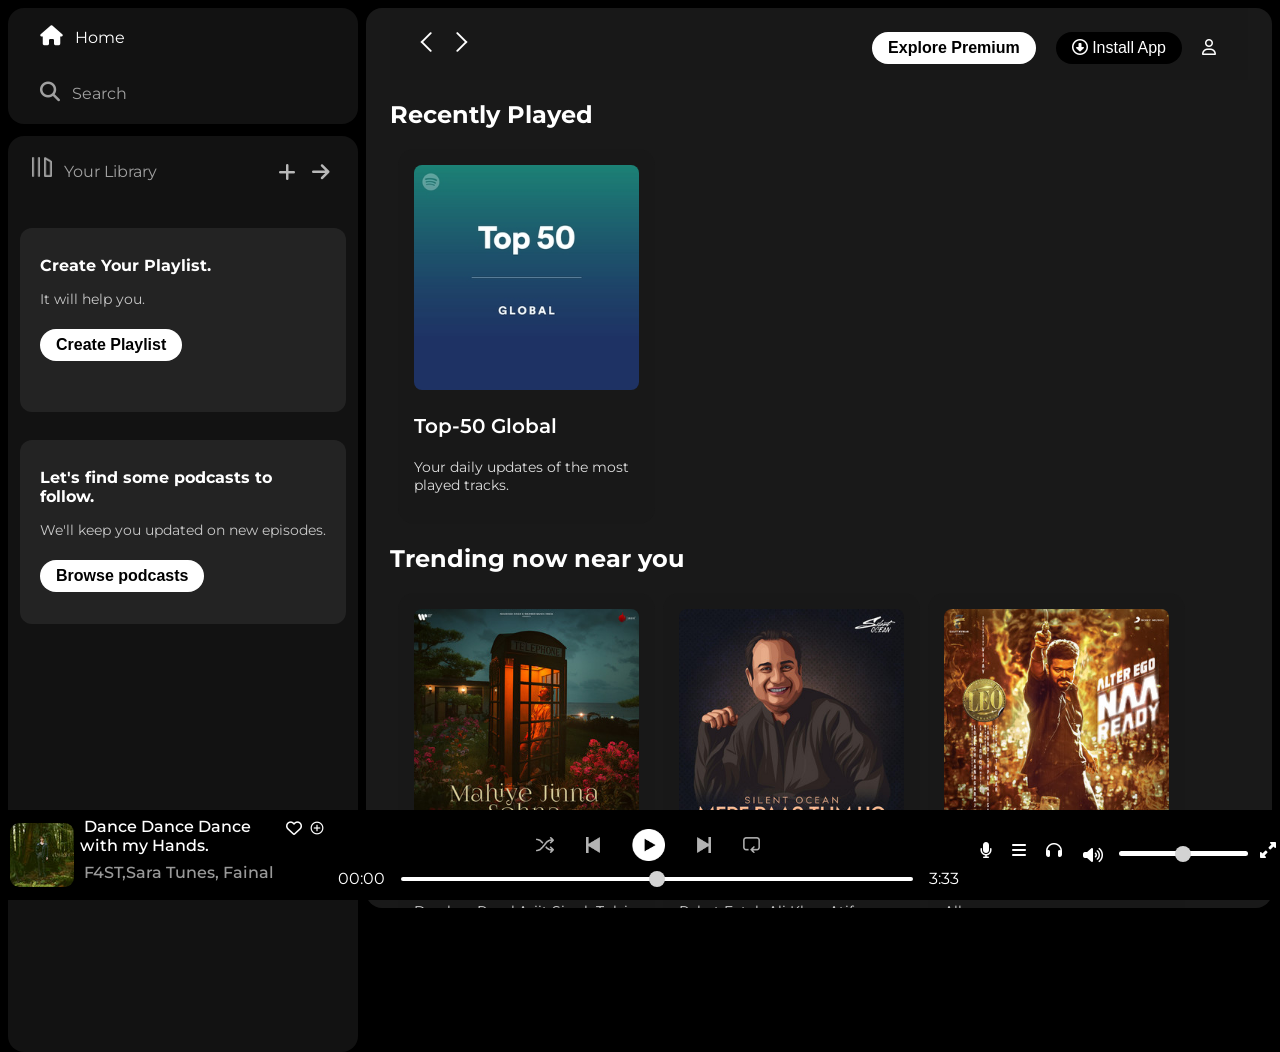
<file: index.html>
<!doctype html>
<html lang="en">

<head>
    <meta charset="UTF-8">
    <meta name="viewport"
          content="width=device-width, user-scalable=no, initial-scale=1.0, maximum-scale=1.0, minimum-scale=1.0">
    <meta http-equiv="X-UA-Compatible" content="ie=edge">
    <link rel="stylesheet" href="https://cdnjs.cloudflare.com/ajax/libs/font-awesome/6.7.1/css/all.min.css"
          integrity="sha512-5Hs3dF2AEPkpNAR7UiOHba+lRSJNeM2ECkwxUIxC1Q/FLycGTbNapWXB4tP889k5T5Ju8fs4b1P5z/iB4nMfSQ=="
          crossorigin="anonymous" referrerpolicy="no-referrer" />
    <link rel="icon" href="./utilities/logo.png">
    <link rel="preconnect" href="https://fonts.googleapis.com">
    <link rel="preconnect" href="https://fonts.gstatic.com" crossorigin>
    <link href="https://fonts.googleapis.com/css2?family=Montserrat:ital,wght@0,100..900;1,100..900&display=swap"
          rel="stylesheet">
    <link rel="stylesheet"
          href="https://fonts.googleapis.com/css2?family=Material+Symbols+Outlined:opsz,wght,FILL,GRAD@20..48,100..700,0..1,-50..200&icon_names=add_circle" />
    <title>Spotify - Web Player Music</title>
    <link rel="stylesheet" href="style.css">
</head>

<body>
<div class="main">
    <!-- Side-Navigation Bar -->
    <div class="sidebar">
        <div class="nav">
            <div class="nav-option" style="opacity: 1">
                <i class="fa-solid fa-house"></i>
                <a href="#">Home</a>
            </div>
            <div class="nav-option">
                <i class="fa-solid fa-magnifying-glass"></i>
                <a href="#">Search</a>
            </div>
        </div>
        <div class="library">
            <div class="options">
                <div class="lib-options nav-option">
                    <img src="./utilities/library_icon.png" alt="#">
                    <a href="#">Your Library</a>
                </div>
                <div class="icon">
                    <i class="fa-solid fa-plus"></i>
                    <i class="fa-solid fa-arrow-right"></i>
                </div>
            </div>
            <div class="lib-boxes">
                <div class="boxes">
                    <p class="box-p1">Create Your Playlist.</p>
                    <p class="box-p2">It will help you.</p>
                    <button class="badge">Create Playlist</button>
                </div>
                <div class="boxes">
                    <p class="box-p1">Let's find some podcasts to follow.</p>
                    <p class="box-p2">We'll keep you updated on new episodes.</p>
                    <button class="badge">Browse podcasts</button>
                </div>
            </div>
        </div>
    </div>
    <!-- Main Content -->
    <div class="main-content">
        <!-- Main Content Navigation Bar -->
        <div class="sticky-nav">
            <div class="nav-directions">
                <img src="./utilities/backward_icon.png" alt="#">
                <img src="./utilities/forward_icon.png" alt="#" class="forward">
            </div>
            <div class=".nav-profile">
                <button class="badge nav-profile-items premium">Explore Premium</button>
                <button class="badge nav-profile-items-download"
                        style="background-color: black; color: white; font-weight: normal;">
                    <i class="fa-regular fa-circle-down"></i>
                    Install App
                </button>
                <i class="fa-regular fa-user nav-profile-items"></i>
            </div>
        </div>

        <!-- Main Content Albums -->
        <h2>Recently Played</h2>
        <div class="cards-container">
            <div class="card">
                <img src="./utilities/card1img.jpeg" class="card-image" alt="#">
                <p class="card-tittle">Top-50 Global</p>
                <p class="card-info">Your daily updates of the most played tracks.</p>
            </div>
        </div>

        <h2>Trending now near you</h2>
        <div class="cards-container">
            <div class="card">
                <img src="./utilities/card2img.jpeg" class="card-image" alt="#">
                <p class="card-tittle">Lovers Week</p>
                <p class="card-info">Darshan Raval,Arjit Singh,Tulsi Kumar and more.</p>
            </div>
            <div class="card">
                <img src="./utilities/card3img.jpeg" class="card-image" alt="#">
                <p class="card-tittle">Top Melodies</p>
                <p class="card-info">Rahat Fateh Ali Khan,Atif Aslam,Sonu Nigam and more. </p>
            </div>
            <div class="card">
                <img src="./utilities/card4img.jpeg" class="card-image" alt="#">
                <p class="card-tittle">Top of South</p>
                <p class="card-info">Album</p>
            </div>
        </div>
        <h2>Featured Songs</h2>
        <div class="cards-container">
            <div class="card">
                <img src="./utilities/card5img.jpeg" class="card-image" alt="#">
                <p class="card-tittle">Top Songs-Global</p>
                <p class="card-info">Top 100 trending in Global</p>
            </div>
            <div class="card">
                <img src="./utilities/card6img.jpeg" class="card-image" alt="#">
                <p class="card-tittle">Top Songs-India</p>
                <p class="card-info">Top 100 trending India</p>
            </div>
            <div class="card">
                <img src="./utilities/card1img.jpeg" class="card-image" alt="#">
                <p class="card-tittle">Top-50 Global</p>
                <p class="card-info">Your daily updates of the most played tracks.</p>
            </div>
        </div>
        <h2>Albums</h2>
        <div class="cards-container">
            <div class="card">
                <img src="./utilities/OIP.jpeg" class="card-image" alt="#">
                <p class="card-tittle">Your Favourite</p>
                <p class="card-info">The songs you like more.</p>
            </div>
        </div>
        <div class="footer">
            <div class="line"></div>
        </div>
    </div>

    <!-- Music Player -->
    <div class="music-player">
        <!-- Music-player playing-album -->
        <div class="album">
                <span class="album-img">
                    <img src="./utilities/album_picture.jpeg" alt="#">
                </span>
            <span class="album-info">
                    <span class="album-song-name">
                        <a href="#">Dance Dance Dance with my Hands.</a>
                    </span>
                    <span class="album-artist">
                        <a href="#">F4ST,Sara Tunes, Fainal</a>
                    </span>
                </span>
            <div class="album-icons">
                <i class="fa-regular fa-heart heart-add"></i>
                <span class="material-symbols-outlined heart-add">add_circle</span>
            </div>
        </div>

        <!-- Music-Player Player -->
        <div class="player">
            <div class="player-control">
                <img src="./utilities/player_icon1.png" class="player-control-icon" alt="#">
                <img src="./utilities/player_icon2.png" class="player-control-icon" alt="#">
                <img src="./utilities/player_icon3.png" class="player-control-icon play-pause" alt="#">
                <img src="./utilities/player_icon4.png" class="player-control-icon" alt="#">
                <img src="./utilities/player_icon5.png" class="player-control-icon" alt="#">
            </div>
            <div class="playback-bar">
                <span class="current-time">00:00</span>
                <label for="progress-bar"></label>
                <input type="range" min="0" max="100" step="1" class="progress-bar" id="progress-bar">
                <span class="total-time">3:33</span>
            </div>
        </div>

        <!-- Music-player player-controls -->
        <div class="controls">
            <div class="left-controls">
                <i class="fa-solid fa-microphone"></i>
                <i class="fa-solid fa-bars"></i>
                <i class="fa-solid fa-headphones"></i>
            </div>
            <div class="volume-control">
                <i class="fa-solid fa-volume-high"></i>
                <label for="volume-control"></label>
                <input type="range" min="0" max="100" step="1" class="volume-bar" id="volume-control">
            </div>
            <div class="right-controls">
                <i class="fa-solid fa-up-right-and-down-left-from-center"></i>
            </div>
        </div>
    </div>
</div>
</body>
</html>
</file>
<file: style.css>
/* Main Page */

body {
    font-family: "Montserrat", sans-serif;
    margin: 0;
    padding: 0;
    background-color: black;
    color: white;
    overflow: hidden;
    box-sizing: border-box;
}

.main {
    display: flex;
    height: 100vh;
    padding: 0.5rem;
}

.sidebar {
    background-color: black;
    width: 350px;
    border-radius: 1rem;
    margin-right: 0.5rem;
}

a {
    text-decoration: none;
    color: white;
}

.main-content {
    background-color: #191919;
    flex: 1;
    border-radius: 1rem;
    overflow: auto;
    padding: 0 1.5rem 0 1.5rem
}

.music-player {
    background-color: black;
    height: 90px;
    width: 100vw;
    position: fixed;
    bottom: 0;
}

/* Side-Navigation Bar */

.nav {
    background-color: #121212;
    border-radius: 1rem;
    display: flex;
    flex-direction: column;
    justify-content: center;
    height: 100px;
    padding: 0.5rem 0.75rem;
}

.nav-option {
    line-height: 2.5rem;
    opacity: 0.6;
    padding: 0.5rem 0.75rem;
}

.nav-option i {
    font-size: 1.25rem;
    padding: 0.5rem;
}

.nav-option a {
    font-size: 1rem;
}

.nav-option:hover {
    opacity: 1;
}

.library {
    background-color: #121212;
    border-radius: 1rem;
    height: 100%;
    margin-top: 0.75rem;
    padding: 0.5rem 0.75rem;
}

.options {
    display: flex;
    justify-content: space-between;
    align-items: center;
}

.lib-options img {
    height: 1.25rem;
    width: 1.25rem;
    padding-right: 0.5rem;
}

.icon {
    font-size: 1.25rem;
    display: flex;
}

.icon i {
    opacity: 0.7;
    margin-right: 1rem;
}

.icon i:hover {
    opacity: 1;
}

.boxes {
    height: 10rem;
    background-color: #232323;
    border-radius: 0.75rem;
    margin: 1.75rem 0;
    padding: 0.75rem 1.25rem;
}

.box-p1 {
    font-size: 1rem;
    font-weight: 700;

}

.box-p2 {
    font-size: 0.85rem;
    opacity: 0.75;
}

.badge {
    height: 2rem;
    width: fit-content;
    background-color: white;
    border: none;
    border-radius: 100px;
    padding: 0.25rem 1rem;
    font-size: 1rem;
    font-weight: 700;
    margin-top: 0.5rem;
}

/* Main Content Navigation Bar */

.sticky-nav {
    position: sticky;
    top: 0;
    background-color: #181818;
    display: flex;
    justify-content: space-between;
    align-items: center;
    padding: 1rem;
    z-index: 10;
}

.nav-directions img {
    height: 1.5rem;
    width: 1.5rem;
    margin-left: 0.5rem;
}

.nav-profile-items {
    margin: 0 1rem;
}

@media (max-width: 1000px) {
    .forward {
        display: none;
    }

    .premium {
        display: none;
    }

}

@media(max-width: 613px) {
    .nav-profile-items-download {
        font-size: 0.9rem;
    }
}

@media(max-width: 603px) {
    .nav-profile-items-download {
        font-size: 0.8rem;
    }
}

@media(max-width: 568px) {
    .nav-profile-items-download {
        display: none;
    }
}

@media(max-width: 663px) {
    .nav-profile-items {
        display: none;
    }
}

/* Main Content  Albums */

.card {
    background-color: #181818;
    width: 225px;
    border-radius: 1rem;
    padding: 1rem;
    margin-left: 0.5rem;
}

.cards-container {
    display: flex;
    flex-wrap: wrap;
    margin-top: 1rem;
}

.card-image {
    width: 100%;
    border-radius: 0.5rem;

}

.card-tittle {
    font-weight: 600;
    font-size: 1.25rem;
}

.card-info {
    font-size: 0.9rem;
    opacity: 0.85;
}

.card:hover {
    background-color: #252525;
}

.footer {
    height: 300px;
    display: flex;
    align-items: center;
    justify-content: center;
}

.line {
    width: 98%;
    height: 50%;
    border-top: 3px solid white;
    opacity: 0.3;
}

/* Music-player player */

.music-player {
    display: flex;
    justify-content: space-between;
    align-items: center;
}

.player {
    width: 50%;
}

.player-control {
    display: flex;
    justify-content: center;
    align-items: center;

}

.player-control-icon {
    height: 1rem;
    margin: 1rem 1rem 0 1rem;
    opacity: 0.7;
}

.player-control-icon:hover {
    opacity: 1;
}

.play-pause {
    opacity: 1;
    height: 2rem;
}

.play-pause:hover {
    height: 2.25rem;
}

.playback-bar {
    display: flex;
    justify-content: center;
    align-items: center;
}

.progress-bar {
    width: 80%;
    margin: 1rem 1rem 1rem 1rem;
    appearance: none;
    background-color: transparent;
    cursor: pointer;
    touch-action: none;
}

.progress-bar::-webkit-slider-runnable-track {
    background-color: white;
    border-radius: 100px;
    height: 0.3rem;
}

.progress-bar::-webkit-slider-runnable-track:hover {
    background-color: green;
}

.progress-bar::-webkit-slider-thumb {
    appearance: none;
    height: 1rem;
    width: 1rem;
    background-color: lightgray;
    border-radius: 50%;
    margin-top: -6px;
}


/* Music-player playing-album */
.album {
    width: 25%;
    display: flex;
}


.album-img img {
    z-index: 2;
    height: 4rem;
    position: relative;
    top: 0.1rem;
    right: 0.1rem;
    margin: 0.25rem;
    border-radius: 0.6rem;
}

.album-info {
    font-size: 1rem;
    font-weight: 532;
    overflow: hidden;
}

.album-info span {
    margin: 0.5rem 0.25rem 0 0.25rem;
    vertical-align: baseline;
}

.album-info span:hover {
    text-decoration: underline;
}


.album-artist {
    margin: 0.5rem;
    font-size: 1rem;
    opacity: 0.6;
    display: flex;
    flex-wrap: nowrap;
}

.album-icons {
    display: flex;
    z-index: 2;

}

.album-icons span {
    font-size: 1rem;
    vertical-align: baseline;
}

.heart-add {
    margin: 0.2rem;
}

@media(max-width: 1149px) {
    .album-img img {
        height: 3.5rem;
    }

    .album-info {
        font-size: 0.8rem;
    }

    .album-artist {
        font-size: 0.8rem;
    }

    .album-icons i {
        font-size: 0.8rem;
    }

    .album-icons span {
        font-size: 0.8rem;
    }
}

@media(max-width: 781px) {
    .album-img img {
        height: 3.0rem;
    }

    .album-info {
        font-size: 0.6rem;
    }

    .album-artist {
        font-size: 0.6rem;
    }

    .album-icons i {
        font-size: 0.6rem;
    }

    .album-icons span {
        font-size: 0.6rem;
    }
}

@media(max-width: 580px) {
    .album-img img {
        height: 2.5rem;
    }

    .album-info {
        font-size: 0.5rem;
    }

    .album-artist {
        font-size: 0.5rem;
    }

    .album-icons i {
        font-size: 0.5rem;
    }

    .album-icons span {
        font-size: 0.5rem;
    }
}

@media(max-width: 466px) {

    .album {
        width: 10%;
    }

    .album-img img {
        z-index: 2;
        height: 4rem;
        position: relative;
        top: 0.1rem;
        right: 0.1rem;
        margin: 0.25rem;
        border-radius: 0.6rem;
    }

    .album-info {
        display: none;
    }

    .album-artist {
        display: none;
    }

    .album-icons i {
        display: none;
    }

    .album-icons span {
        display: none;
    }
}

@media(max-width:400px) {
    .album-img img {
        height: 3.0rem;
    }
}

/* Music-player player-controls */
.controls {
    width: 25%;
    display: flex;
    justify-content: center;
    align-content: center;
    flex-shrink: 1;
}

.controls div i {
    font-size: 1rem;
    margin: 0 0.5rem;
    text-align: start;
}

.volume-bar {
    position: relative;
    bottom: 0.28rem;
    left: 0.15rem;
    right: 0.15rem;
    appearance: none;
    background-color: transparent;
    cursor: pointer;
}

.volume-bar::-webkit-slider-runnable-track {
    background-color: white;
    border-radius: 100px;
    height: 0.3rem;
}

.volume-bar::-webkit-slider-thumb {
    appearance: none;
    height: 1rem;
    width: 1rem;
    background-color: lightgrey;
    border-radius: 50%;
    margin-top: -5px;
}

.volume-bar::-webkit-slider-runnable-track:hover {
    background-color: green;
}

.volume-control {
    margin : 0.3rem;
}



@media(max-width: 1105px) {
    .controls div i {
        font-size: 0.8rem;
    }
}

@media(max-width: 1043px) {
    .controls div  i {
        font-size: 1rem;
        letter-spacing: 2px;
    }

    .volume-bar {
        display: none;
    }
}

@media(max-width: 749px) {
    .controls div  i {
        font-size: 0.8rem;
        letter-spacing: 1px;
    }
}

@media(max-width: 663px) {
    .controls div  i {
        font-size: 0.6rem;
        letter-spacing: 2px;
    }
}

@media(max-width: 618px) {
    .controls div  i {
        font-size: 1rem;
    }

    .fa-microphone,.fa-headphones {
        display: none;
    }
}

@media(max-width:466px) {
    .controls div  i {
        display: none;
    }

    .controls  {
        width: 0;
    }
}
</file>
<file: spotify.css>
/* Main Page */

body {
    font-family: "Montserrat", sans-serif;
    margin: 0;
    padding: 0;
    background-color: black;
    color: white;
    overflow: hidden;
    box-sizing: border-box;
}

.main {
    display: flex;
    height: 100vh;
    padding: 0.5rem;
}

.sidebar {
    background-color: black;
    width: 350px;
    border-radius: 1rem;
    margin-right: 0.5rem;
}

a {
    text-decoration: none;
    color: white;
}

.main-content {
    background-color: #191919;
    flex: 1;
    border-radius: 1rem;
    overflow: auto;
    padding: 0 1.5rem 0 1.5rem
}

.music-player {
    background-color: black;
    height: 90px;
    width: 100vw;
    position: fixed;
    bottom: 0;
}

/* Side-Navigation Bar */

.nav {
    background-color: #121212;
    border-radius: 1rem;
    display: flex;
    flex-direction: column;
    justify-content: center;
    height: 100px;
    padding: 0.5rem 0.75rem;
}

.nav-option {
    line-height: 2.5rem;
    opacity: 0.6;
    padding: 0.5rem 0.75rem;
}

.nav-option i {
    font-size: 1.25rem;
    padding: 0.5rem;
}

.nav-option a {
    font-size: 1rem;
}

.nav-option:hover {
    opacity: 1;
}

.library {
    background-color: #121212;
    border-radius: 1rem;
    height: 100%;
    margin-top: 0.75rem;
    padding: 0.5rem 0.75rem;
}

.options {
    display: flex;
    justify-content: space-between;
    align-items: center;
}

.lib-options img {
    height: 1.25rem;
    width: 1.25rem;
    padding-right: 0.5rem;
}

.icon {
    font-size: 1.25rem;
    display: flex;
}

.icon i {
    opacity: 0.7;
    margin-right: 1rem;
}

.icon i:hover {
    opacity: 1;
}

.boxes {
    height: 10rem;
    background-color: #232323;
    border-radius: 0.75rem;
    margin: 1.75rem 0;
    padding: 0.75rem 1.25rem;
}

.box-p1 {
    font-size: 1rem;
    font-weight: 700;

}

.box-p2 {
    font-size: 0.85rem;
    opacity: 0.75;
}

.badge {
    height: 2rem;
    width: fit-content;
    background-color: white;
    border: none;
    border-radius: 100px;
    padding: 0.25rem 1rem;
    font-size: 1rem;
    font-weight: 700;
    margin-top: 0.5rem;
}

/* Main Content Navigation Bar */

.sticky-nav {
    position: sticky;
    top: 0;
    background-color: #181818;
    display: flex;
    justify-content: space-between;
    align-items: center;
    padding: 1rem;
    z-index: 10;
}

.nav-directions img {
    height: 1.5rem;
    width: 1.5rem;
    margin-left: 0.5rem;
}

.nav-profile-items {
    margin: 0 1rem;
}

@media (max-width: 1000px) {
    .forward {
        display: none;
    }

    .premium {
        display: none;
    }

}

@media(max-width: 613px) {
    .nav-profile-items-download {
        font-size: 0.9rem;
    }
}

@media(max-width: 603px) {
    .nav-profile-items-download {
        font-size: 0.8rem;
    }
}

@media(max-width: 568px) {
    .nav-profile-items-download {
        display: none;
    }
}

@media(max-width: 663px) {
    .nav-profile-items {
        display: none;
    }
}

/* Main Content  Albums */

.card {
    background-color: #181818;
    width: 225px;
    border-radius: 1rem;
    padding: 1rem;
    margin-left: 0.5rem;
}

.cards-container {
    display: flex;
    flex-wrap: wrap;
    margin-top: 1rem;
}

.card-image {
    width: 100%;
    border-radius: 0.5rem;

}

.card-tittle {
    font-weight: 600;
    font-size: 1.25rem;
}

.card-info {
    font-size: 0.9rem;
    opacity: 0.85;
}

.card:hover {
    background-color: #252525;
}

.footer {
    height: 300px;
    display: flex;
    align-items: center;
    justify-content: center;
}

.line {
    width: 98%;
    height: 50%;
    border-top: 3px solid white;
    opacity: 0.3;
}

/* Music-player player */

.music-player {
    display: flex;
    justify-content: space-between;
    align-items: center;
}

.player {
    width: 50%;
}

.player-control {
    display: flex;
    justify-content: center;
    align-items: center;

}

.player-control-icon {
    height: 1rem;
    margin: 1rem 1rem 0 1rem;
    opacity: 0.7;
}

.player-control-icon:hover {
    opacity: 1;
}

.play-pause {
    opacity: 1;
    height: 2rem;
}

.play-pause:hover {
    height: 2.25rem;
}

.playback-bar {
    display: flex;
    justify-content: center;
    align-items: center;
}

.progress-bar {
    width: 80%;
    margin: 1rem 1rem 1rem 1rem;
    appearance: none;
    background-color: transparent;
    cursor: pointer;
    touch-action: none;
}

.progress-bar::-webkit-slider-runnable-track {
    background-color: white;
    border-radius: 100px;
    height: 0.3rem;
}

.progress-bar::-webkit-slider-runnable-track:hover {
    background-color: green;
}

.progress-bar::-webkit-slider-thumb {
    appearance: none;
    height: 1rem;
    width: 1rem;
    background-color: lightgray;
    border-radius: 50%;
    margin-top: -6px;
}


/* Music-player playing-album */
.album {
    width: 25%;
    display: flex;
}


.album-img img {
    z-index: 2;
    height: 4rem;
    position: relative;
    top: 0.1rem;
    right: 0.1rem;
    margin: 0.25rem;
    border-radius: 0.6rem;
}

.album-info {
    font-size: 1rem;
    font-weight: 532;
    overflow: hidden;
}

.album-info span {
    margin: 0.5rem 0.25rem 0 0.25rem;
    vertical-align: baseline;
}

.album-info span:hover {
    text-decoration: underline;
}


.album-artist {
    margin: 0.5rem;
    font-size: 1rem;
    opacity: 0.6;
    display: flex;
    flex-wrap: nowrap;
}

.album-icons {
    display: flex;
    z-index: 2;

}

.album-icons span {
    font-size: 1rem;
    vertical-align: baseline;
}

.heart-add {
    margin: 0.2rem;
}

@media(max-width: 1149px) {
    .album-img img {
        height: 3.5rem;
    }

    .album-info {
        font-size: 0.8rem;
    }

    .album-artist {
        font-size: 0.8rem;
    }

    .album-icons i {
        font-size: 0.8rem;
    }

    .album-icons span {
        font-size: 0.8rem;
    }
}

@media(max-width: 781px) {
    .album-img img {
        height: 3.0rem;
    }

    .album-info {
        font-size: 0.6rem;
    }

    .album-artist {
        font-size: 0.6rem;
    }

    .album-icons i {
        font-size: 0.6rem;
    }

    .album-icons span {
        font-size: 0.6rem;
    }
}

@media(max-width: 580px) {
    .album-img img {
        height: 2.5rem;
    }

    .album-info {
        font-size: 0.5rem;
    }

    .album-artist {
        font-size: 0.5rem;
    }

    .album-icons i {
        font-size: 0.5rem;
    }

    .album-icons span {
        font-size: 0.5rem;
    }
}

@media(max-width: 466px) {

    .album {
        width: 10%;
    }

    .album-img img {
        z-index: 2;
        height: 4rem;
        position: relative;
        top: 0.1rem;
        right: 0.1rem;
        margin: 0.25rem;
        border-radius: 0.6rem;
    }

    .album-info {
        display: none;
    }

    .album-artist {
        display: none;
    }

    .album-icons i {
        display: none;
    }

    .album-icons span {
        display: none;
    }
}

@media(max-width:400px) {
    .album-img img {
        height: 3.0rem;
    }
}

/* Music-player player-controls */
.controls {
    width: 25%;
    display: flex;
    justify-content: center;
    align-content: center;
    flex-shrink: 1;
}

.controls div i {
    font-size: 1rem;
    margin: 0 0.5rem;
    text-align: start;
}

.volume-bar {
    position: relative;
    bottom: 0.28rem;
    left: 0.15rem;
    right: 0.15rem;
    appearance: none;
    background-color: transparent;
    cursor: pointer;
}

.volume-bar::-webkit-slider-runnable-track {
    background-color: white;
    border-radius: 100px;
    height: 0.3rem;
}

.volume-bar::-webkit-slider-thumb {
    appearance: none;
    height: 1rem;
    width: 1rem;
    background-color: lightgrey;
    border-radius: 50%;
    margin-top: -5px;
}

.volume-bar::-webkit-slider-runnable-track:hover {
    background-color: green;
}

.volume-control {
    margin : 0.3rem;
}



@media(max-width: 1105px) {
    .controls div i {
        font-size: 0.8rem;
    }
}

@media(max-width: 1043px) {
    .controls div  i {
        font-size: 1rem;
        letter-spacing: 2px;
    }

    .volume-bar {
        display: none;
    }
}

@media(max-width: 749px) {
    .controls div  i {
        font-size: 0.8rem;
        letter-spacing: 1px;
    }
}

@media(max-width: 663px) {
    .controls div  i {
        font-size: 0.6rem;
        letter-spacing: 2px;
    }
}

@media(max-width: 618px) {
    .controls div  i {
        font-size: 1rem;
    }

    .fa-microphone,.fa-headphones {
        display: none;
    }
}

@media(max-width:466px) {
    .controls div  i {
        display: none;
    }

    .controls  {
        width: 0;
    }
}
</file>
